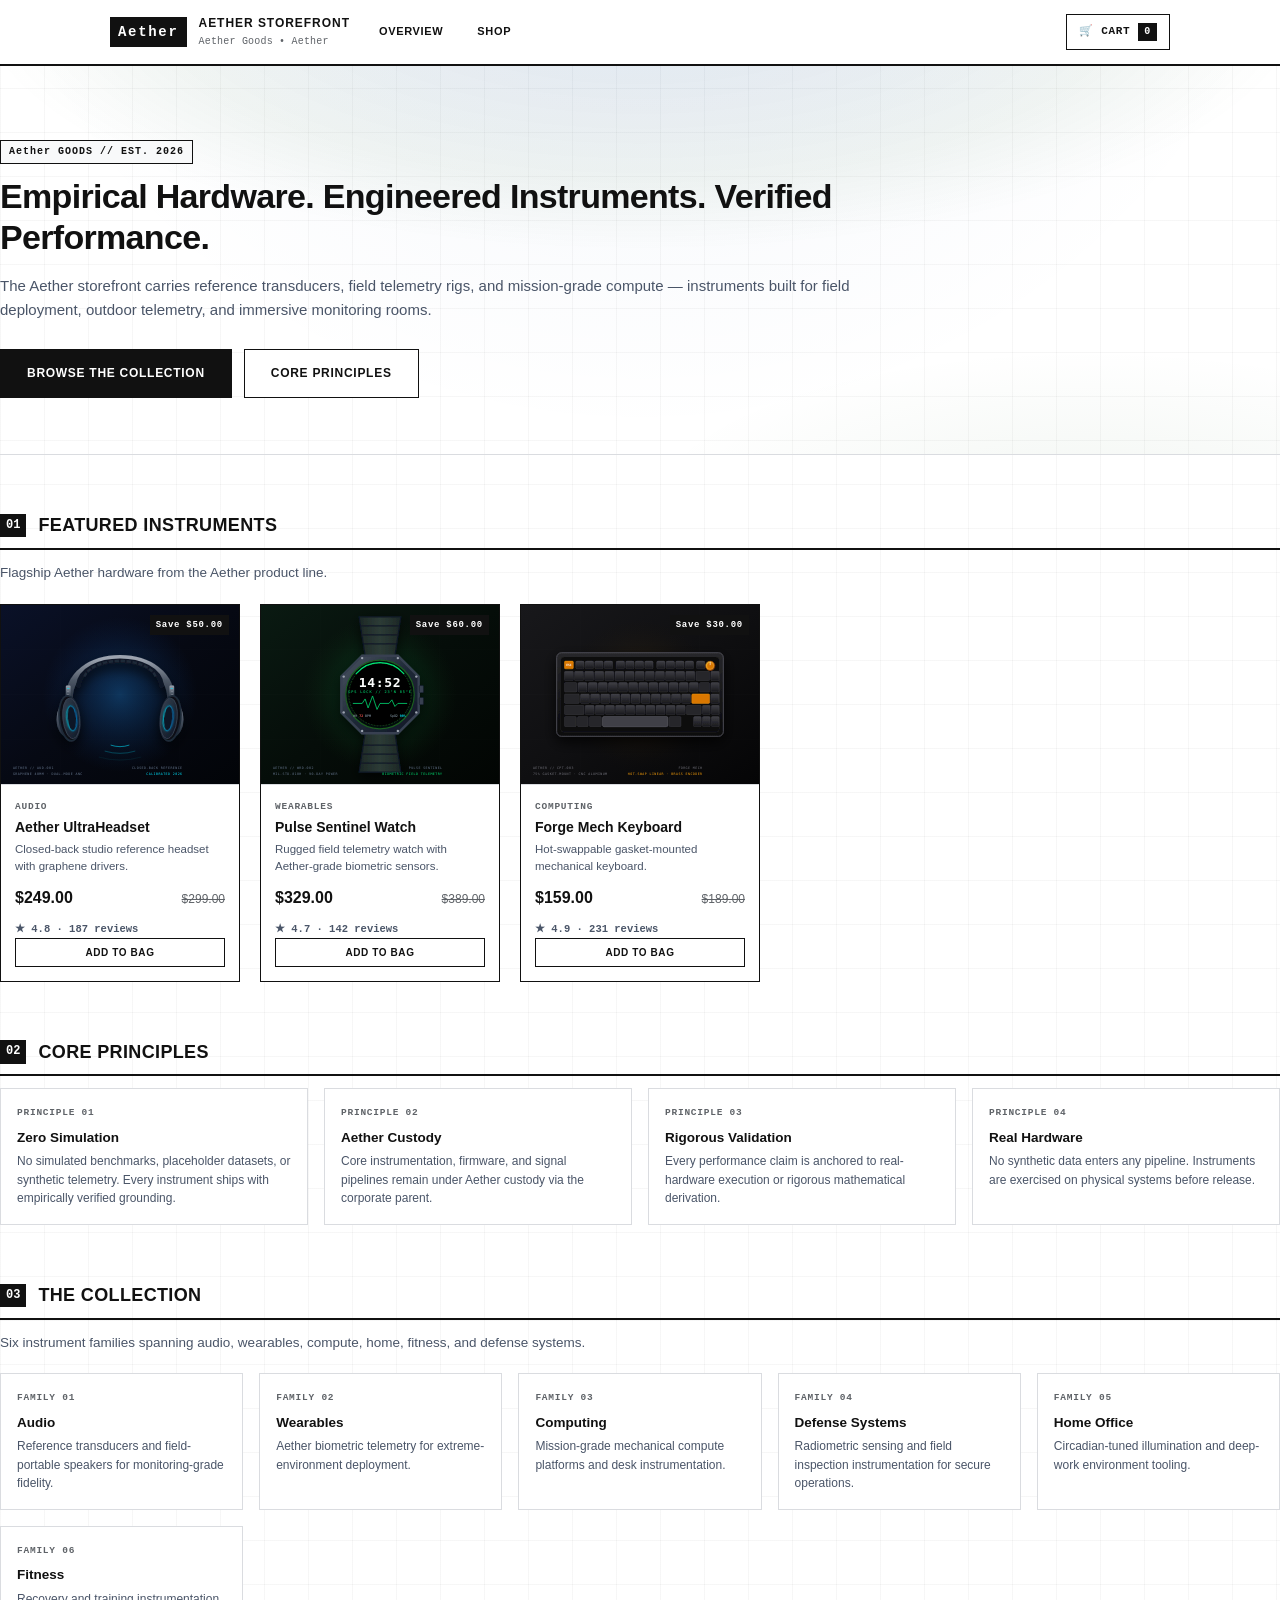
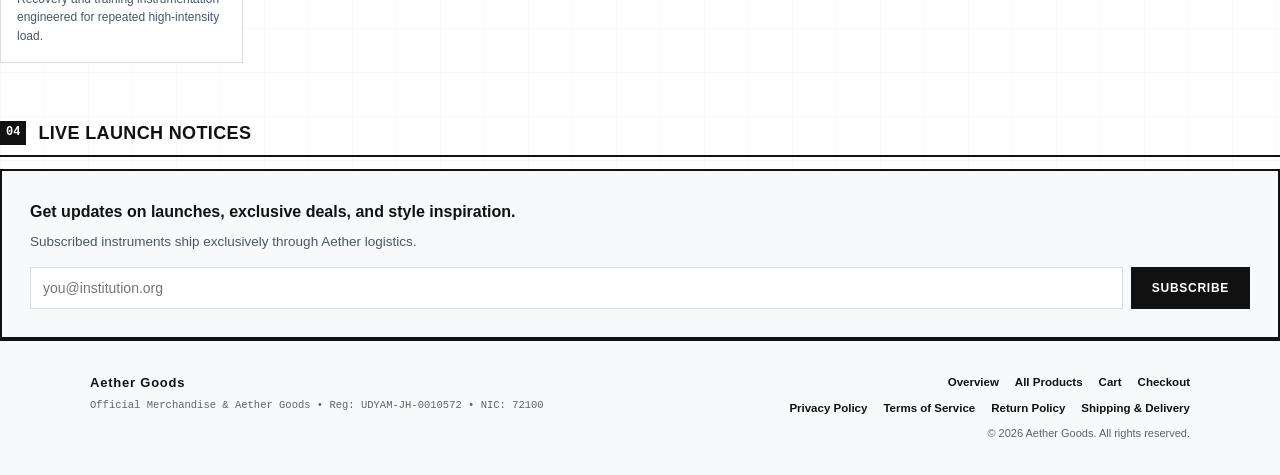
<file: index.html>
<!DOCTYPE html>
<html lang="en">
<head>
  <meta charset="UTF-8">
  <meta name="viewport" content="width=device-width, initial-scale=1.0">
  <title>Aether Storefront | Aether Goods</title>
  <meta name="description" content="Aether Goods — empirical hardware, engineered instruments, and verified performance from the Aether Storefront.">
  <link rel="stylesheet" href="css/style.css?v=3">
</head>
<body>

  <div id="site-header"></div>

  <main id="site-content">
    <section class="hero-section">
      <span class="terminal-badge">Aether GOODS // EST. 2026</span>
      <h1 class="hero-title">Empirical Hardware. Engineered Instruments. Verified Performance.</h1>
      <p class="hero-lead">
        The Aether storefront carries reference transducers, field telemetry rigs, and mission-grade compute — instruments built for field deployment, outdoor telemetry, and immersive monitoring rooms.
      </p>
      <div class="hero-actions">
        <a class="btn btn-primary btn-lg" href="products.html">Browse the Collection</a>
        <a class="btn btn-outline btn-lg" href="#principles">Core Principles</a>
      </div>
    </section>

    <section class="content-block">
      <div class="block-header">
        <span class="section-num">01</span>
        <h2>Featured Instruments</h2>
      </div>
      <p class="section-intro">Flagship Aether hardware from the Aether product line.</p>
      <div class="grid-products" id="featured-grid"></div>
    </section>

    <section class="content-block" id="principles">
      <div class="block-header">
        <span class="section-num">02</span>
        <h2>Core Principles</h2>
      </div>
      <div class="grid-4">
        <div class="feature-cell reveal">
          <div class="feature-label">PRINCIPLE 01</div>
          <div class="feature-title">Zero Simulation</div>
          <div class="feature-text">No simulated benchmarks, placeholder datasets, or synthetic telemetry. Every instrument ships with empirically verified grounding.</div>
        </div>
        <div class="feature-cell reveal">
          <div class="feature-label">PRINCIPLE 02</div>
          <div class="feature-title">Aether Custody</div>
          <div class="feature-text">Core instrumentation, firmware, and signal pipelines remain under Aether custody via the corporate parent.</div>
        </div>
        <div class="feature-cell reveal">
          <div class="feature-label">PRINCIPLE 03</div>
          <div class="feature-title">Rigorous Validation</div>
          <div class="feature-text">Every performance claim is anchored to real-hardware execution or rigorous mathematical derivation.</div>
        </div>
        <div class="feature-cell reveal">
          <div class="feature-label">PRINCIPLE 04</div>
          <div class="feature-title">Real Hardware</div>
          <div class="feature-text">No synthetic data enters any pipeline. Instruments are exercised on physical systems before release.</div>
        </div>
      </div>
    </section>

    <section class="content-block">
      <div class="block-header">
        <span class="section-num">03</span>
        <h2>The Collection</h2>
      </div>
      <p class="section-intro">Six instrument families spanning audio, wearables, compute, home, fitness, and defense systems.</p>
      <div class="grid-4">
        <a class="feature-cell reveal" href="products.html?cat=Audio">
          <div class="feature-label">FAMILY 01</div>
          <div class="feature-title">Audio</div>
          <div class="feature-text">Reference transducers and field-portable speakers for monitoring-grade fidelity.</div>
        </a>
        <a class="feature-cell reveal" href="products.html?cat=Wearables">
          <div class="feature-label">FAMILY 02</div>
          <div class="feature-title">Wearables</div>
          <div class="feature-text">Aether biometric telemetry for extreme-environment deployment.</div>
        </a>
        <a class="feature-cell reveal" href="products.html?cat=Computing">
          <div class="feature-label">FAMILY 03</div>
          <div class="feature-title">Computing</div>
          <div class="feature-text">Mission-grade mechanical compute platforms and desk instrumentation.</div>
        </a>
        <a class="feature-cell reveal" href="products.html?cat=Defense Systems">
          <div class="feature-label">FAMILY 04</div>
          <div class="feature-title">Defense Systems</div>
          <div class="feature-text">Radiometric sensing and field inspection instrumentation for secure operations.</div>
        </a>
        <a class="feature-cell reveal" href="products.html?cat=Home Office">
          <div class="feature-label">FAMILY 05</div>
          <div class="feature-title">Home Office</div>
          <div class="feature-text">Circadian-tuned illumination and deep-work environment tooling.</div>
        </a>
        <a class="feature-cell reveal" href="products.html?cat=Fitness">
          <div class="feature-label">FAMILY 06</div>
          <div class="feature-title">Fitness</div>
          <div class="feature-text">Recovery and training instrumentation engineered for repeated high-intensity load.</div>
        </a>
      </div>
    </section>

    <section class="content-block">
      <div class="block-header">
        <span class="section-num">04</span>
        <h2>Live Launch Notices</h2>
      </div>
      <div class="newsletter-box">
        <div class="feature-title" style="font-size:16px;font-weight:800;margin-bottom:6px;">Get updates on launches, exclusive deals, and style inspiration.</div>
        <p class="section-intro" style="margin-bottom:0;">Subscribed instruments ship exclusively through Aether logistics.</p>
        <form class="newsletter-form" id="newsletter-form">
          <input type="email" id="newsletter-email" placeholder="you@institution.org" autocomplete="email" />
          <button type="submit" class="btn btn-primary">Subscribe</button>
        </form>
      </div>
    </section>
  </main>

  <div id="site-footer"></div>

  <div class="toast-container" id="toast-container"></div>

  <script src="js/data.js?v=3"></script>
  <script src="js/store.js?v=3"></script>
  <script src="js/ui.js?v=3"></script>
  <script src="js/shop.js?v=3"></script>
  <script>
    window.aetherInitUI();
    window.aetherInitStorefront();
  </script>
</body>
</html>
</file>
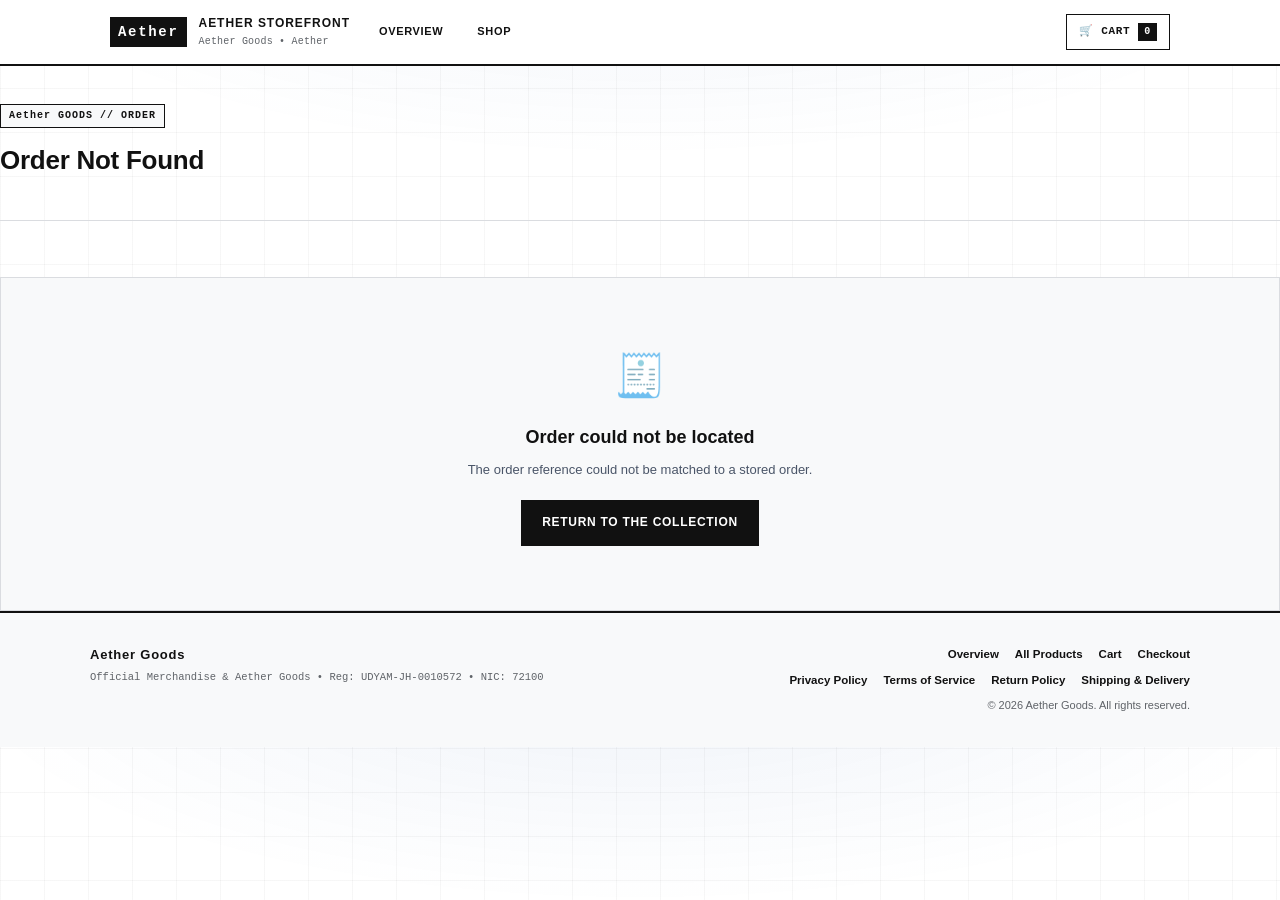
<file: confirmation.html>
<!DOCTYPE html>
<html lang="en">
<head>
  <meta charset="UTF-8">
  <meta name="viewport" content="width=device-width, initial-scale=1.0">
  <title>Order Confirmation | Aether Storefront</title>
  <meta name="description" content="Aether Goods order confirmation.">
  <link rel="stylesheet" href="css/style.css?v=3">
</head>
<body>

  <div id="site-header"></div>

  <main id="site-content"></main>

  <div id="site-footer"></div>
  <div class="toast-container" id="toast-container"></div>

  <script src="js/data.js?v=3"></script>
  <script src="js/store.js?v=3"></script>
  <script src="js/ui.js?v=3"></script>
  <script src="js/confirmation.js?v=3"></script>
  <script>
    window.aetherInitUI();
    window.aetherInitConfirmation();
  </script>
</body>
</html>
</file>
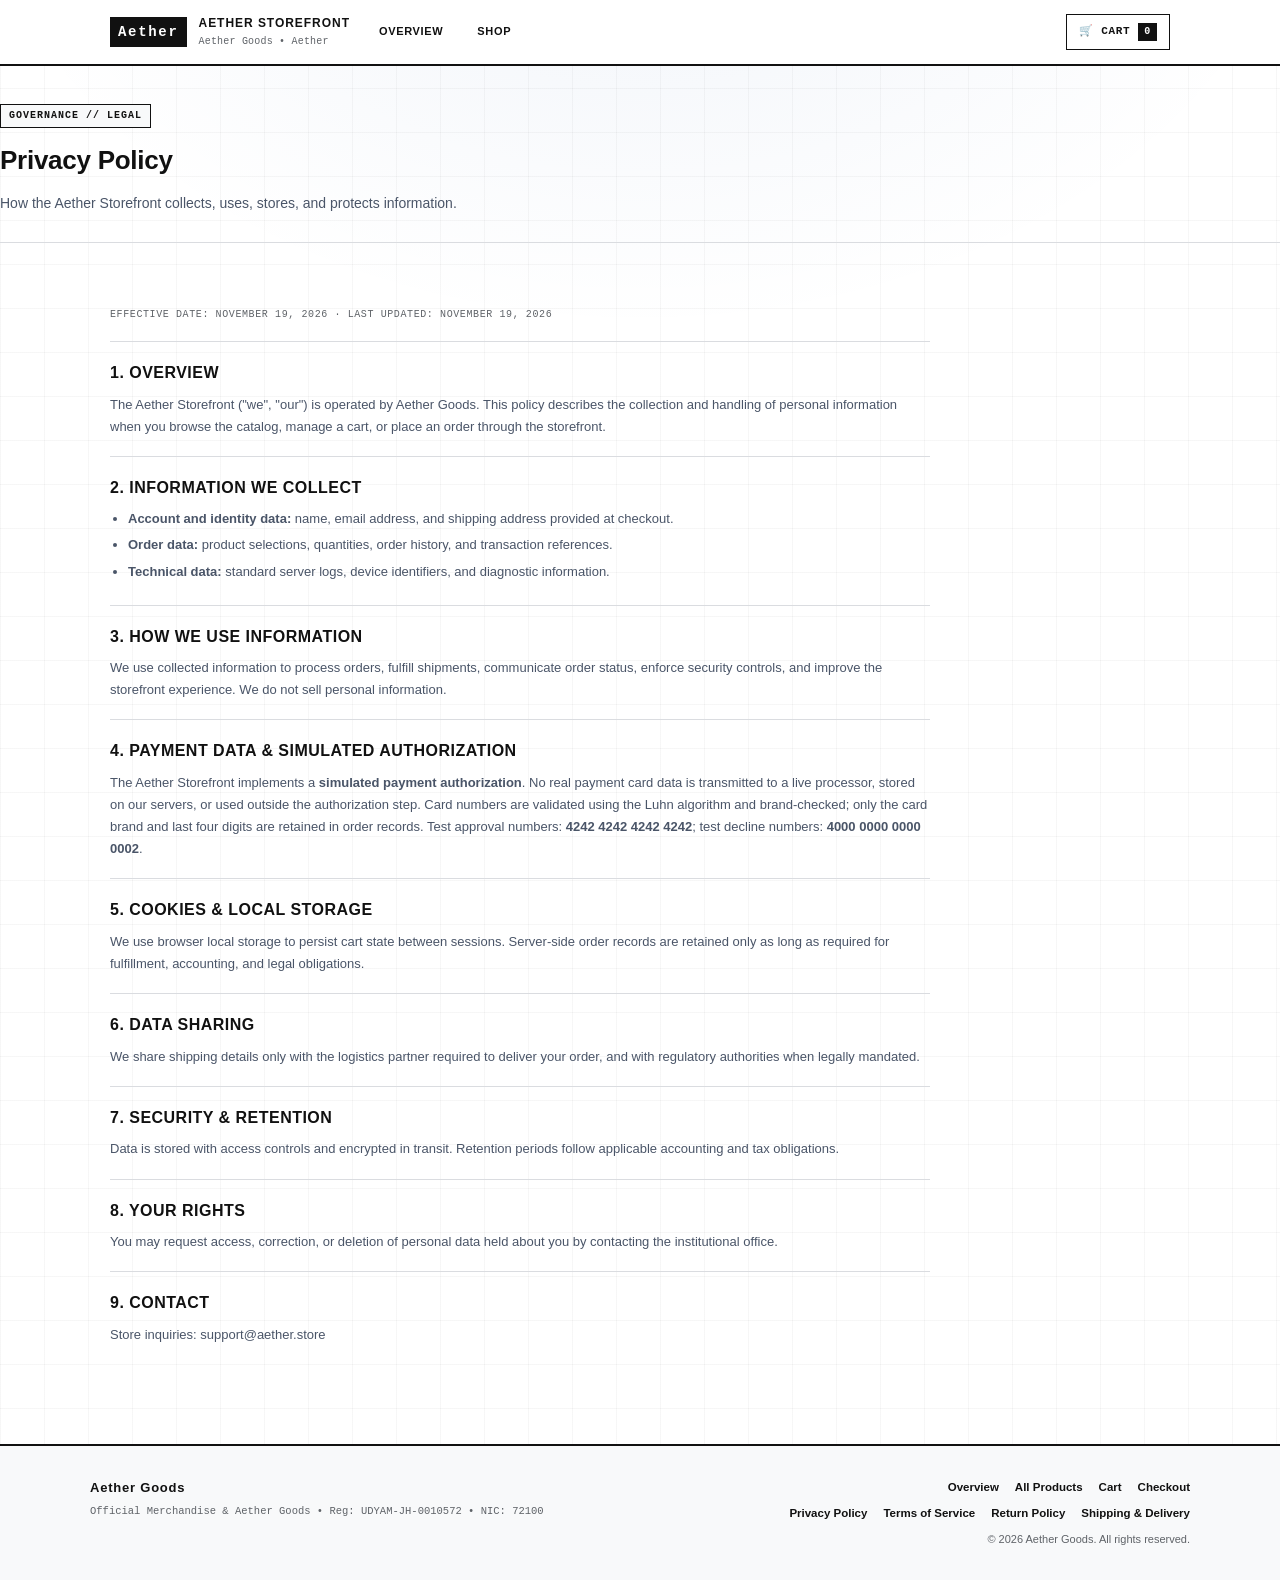
<file: privacy.html>
<!DOCTYPE html>
<html lang="en">
<head>
  <meta charset="UTF-8">
  <meta name="viewport" content="width=device-width, initial-scale=1.0">
  <title>Privacy Policy | Aether Storefront</title>
  <meta name="description" content="Aether Storefront privacy policy — data collection, payment simulation, retention, and user rights.">
  <link rel="stylesheet" href="css/style.css">
</head>
<body>

  <div id="site-header"></div>

  <main id="site-content">
    <div class="page-header">
      <span class="terminal-badge">GOVERNANCE // LEGAL</span>
      <h1 class="page-title">Privacy Policy</h1>
      <p class="page-lead">How the Aether Storefront collects, uses, stores, and protects information.</p>
    </div>
    <div class="container">
      <div class="policy-content">
        <div class="policy-meta">Effective Date: November 19, 2026 &middot; Last Updated: November 19, 2026</div>

        <div class="policy-section">
          <h2>1. Overview</h2>
          <p>The Aether Storefront ("we", "our") is operated by Aether Goods. This policy describes the collection and handling of personal information when you browse the catalog, manage a cart, or place an order through the storefront.</p>
        </div>

        <div class="policy-section">
          <h2>2. Information We Collect</h2>
          <ul>
            <li><strong>Account and identity data:</strong> name, email address, and shipping address provided at checkout.</li>
            <li><strong>Order data:</strong> product selections, quantities, order history, and transaction references.</li>
            <li><strong>Technical data:</strong> standard server logs, device identifiers, and diagnostic information.</li>
          </ul>
        </div>

        <div class="policy-section">
          <h2>3. How We Use Information</h2>
          <p>We use collected information to process orders, fulfill shipments, communicate order status, enforce security controls, and improve the storefront experience. We do not sell personal information.</p>
        </div>

        <div class="policy-section">
          <h2>4. Payment Data &amp; Simulated Authorization</h2>
          <p>The Aether Storefront implements a <strong>simulated payment authorization</strong>. No real payment card data is transmitted to a live processor, stored on our servers, or used outside the authorization step. Card numbers are validated using the Luhn algorithm and brand-checked; only the card brand and last four digits are retained in order records. Test approval numbers: <strong>4242 4242 4242 4242</strong>; test decline numbers: <strong>4000 0000 0000 0002</strong>.</p>
        </div>

        <div class="policy-section">
          <h2>5. Cookies &amp; Local Storage</h2>
          <p>We use browser local storage to persist cart state between sessions. Server-side order records are retained only as long as required for fulfillment, accounting, and legal obligations.</p>
        </div>

        <div class="policy-section">
          <h2>6. Data Sharing</h2>
          <p>We share shipping details only with the logistics partner required to deliver your order, and with regulatory authorities when legally mandated.</p>
        </div>

        <div class="policy-section">
          <h2>7. Security &amp; Retention</h2>
          <p>Data is stored with access controls and encrypted in transit. Retention periods follow applicable accounting and tax obligations.</p>
        </div>

        <div class="policy-section">
          <h2>8. Your Rights</h2>
          <p>You may request access, correction, or deletion of personal data held about you by contacting the institutional office.</p>
        </div>

        <div class="policy-section">
          <h2>9. Contact</h2>
          <p>Store inquiries: <a href="mailto:support@aether.store">support@aether.store</a></p>
        </div>
      </div>
    </div>
  </main>

  <div id="site-footer"></div>
  <div class="toast-container" id="toast-container"></div>

  <script src="js/data.js"></script>
  <script src="js/store.js"></script>
  <script src="js/ui.js"></script>
  <script>
    window.aetherInitUI();
  </script>
</body>
</html>
</file>
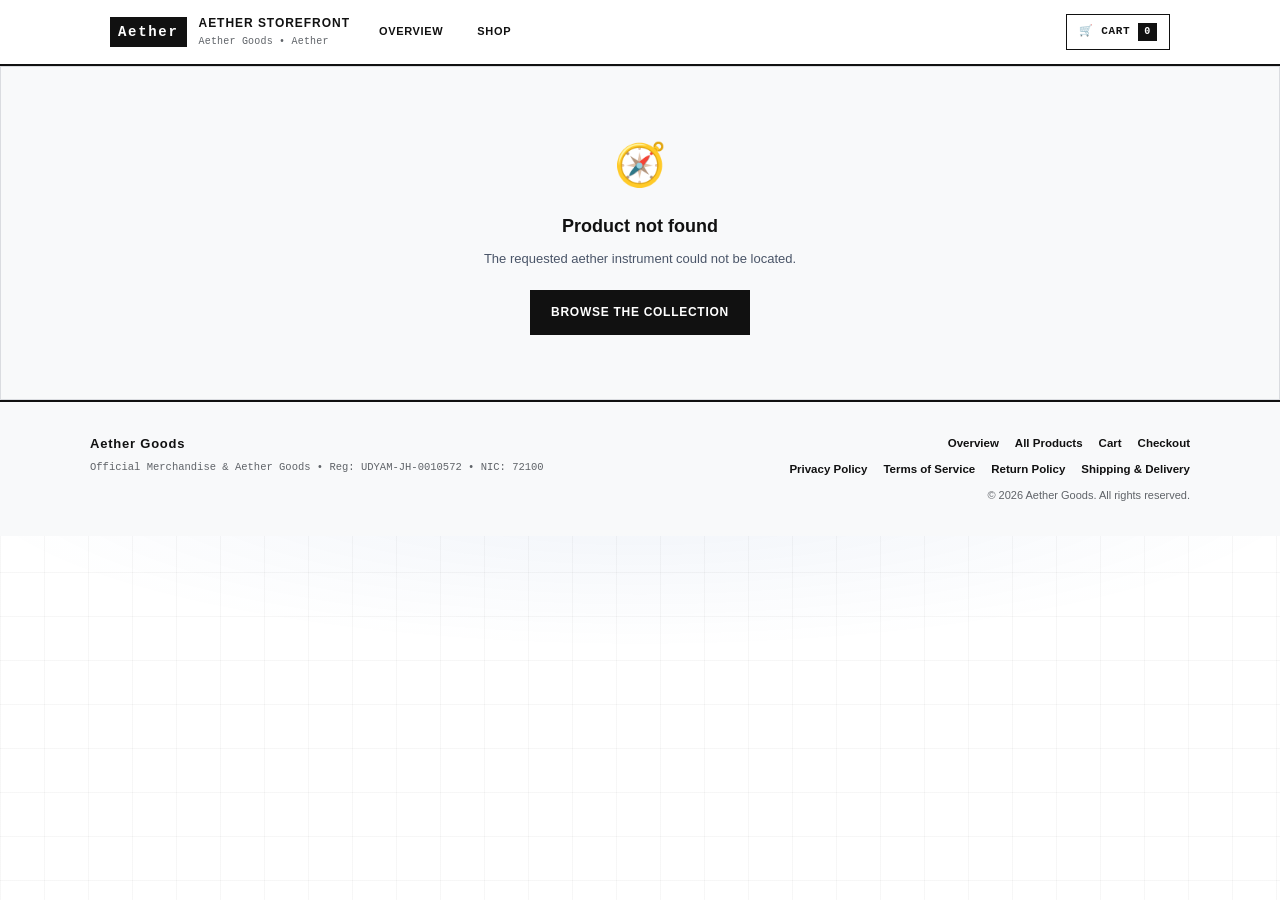
<file: product.html>
<!DOCTYPE html>
<html lang="en">
<head>
  <meta charset="UTF-8">
  <meta name="viewport" content="width=device-width, initial-scale=1.0">
  <title>Product | Aether Storefront</title>
  <meta name="description" content="Aether Goods product dossier.">
  <link rel="stylesheet" href="css/style.css?v=3">
</head>
<body>

  <div id="site-header"></div>

  <main id="site-content"></main>

  <div id="site-footer"></div>
  <div class="toast-container" id="toast-container"></div>

  <script src="js/data.js?v=3"></script>
  <script src="js/store.js?v=3"></script>
  <script src="js/ui.js?v=3"></script>
  <script src="js/shop.js?v=3"></script>
  <script src="js/product-page.js?v=3"></script>
  <script>
    window.aetherInitUI();
    window.aetherRenderProductPage();
  </script>
</body>
</html>
</file>
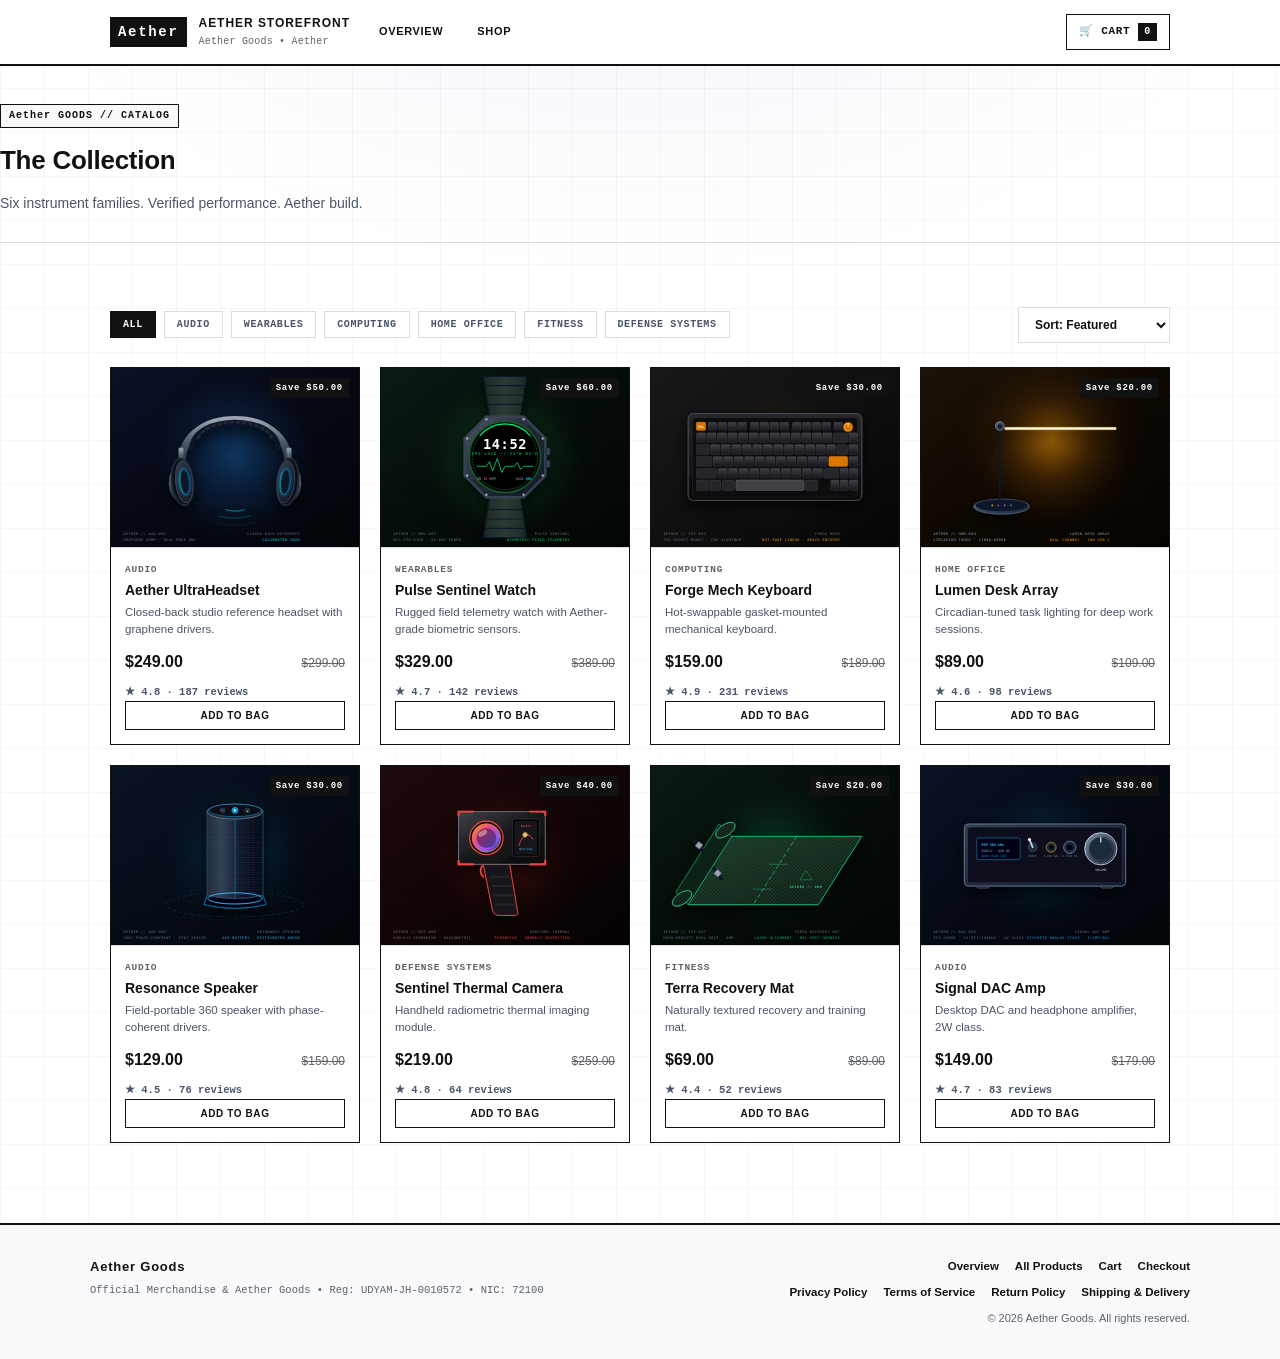
<file: products.html>
<!DOCTYPE html>
<html lang="en">
<head>
  <meta charset="UTF-8">
  <meta name="viewport" content="width=device-width, initial-scale=1.0">
  <title>The Collection | Aether Storefront</title>
  <meta name="description" content="The Aether Goods catalog — audio, wearables, computing, home office, fitness, and defense instruments.">
  <link rel="stylesheet" href="css/style.css?v=3">
</head>
<body>

  <div id="site-header"></div>

  <main id="site-content">
    <div class="page-header">
      <span class="terminal-badge">Aether GOODS // CATALOG</span>
      <h1 class="page-title">The Collection</h1>
      <p class="page-lead">Six instrument families. Verified performance. Aether build.</p>
    </div>
    <div class="container">
      <div class="shop-toolbar">
        <div class="category-filters" id="category-filters">
          <button class="chip active" data-cat="All">All</button>
          <button class="chip" data-cat="Audio">Audio</button>
          <button class="chip" data-cat="Wearables">Wearables</button>
          <button class="chip" data-cat="Computing">Computing</button>
          <button class="chip" data-cat="Home Office">Home Office</button>
          <button class="chip" data-cat="Fitness">Fitness</button>
          <button class="chip" data-cat="Defense Systems">Defense Systems</button>
        </div>
        <select class="sort-select" id="sort-select">
          <option value="featured">Sort: Featured</option>
          <option value="price-asc">Price: Low to High</option>
          <option value="price-desc">Price: High to Low</option>
          <option value="rating">Top Rated</option>
          <option value="name">Name A-Z</option>
        </select>
      </div>
      <div class="grid-products" id="shop-grid"></div>
    </div>
  </main>

  <div id="site-footer"></div>
  <div class="toast-container" id="toast-container"></div>

  <script src="js/data.js?v=3"></script>
  <script src="js/store.js?v=3"></script>
  <script src="js/ui.js?v=3"></script>
  <script src="js/shop.js?v=3"></script>
  <script>
    window.aetherInitUI();
    window.aetherInitShop();
  </script>
</body>
</html>
</file>
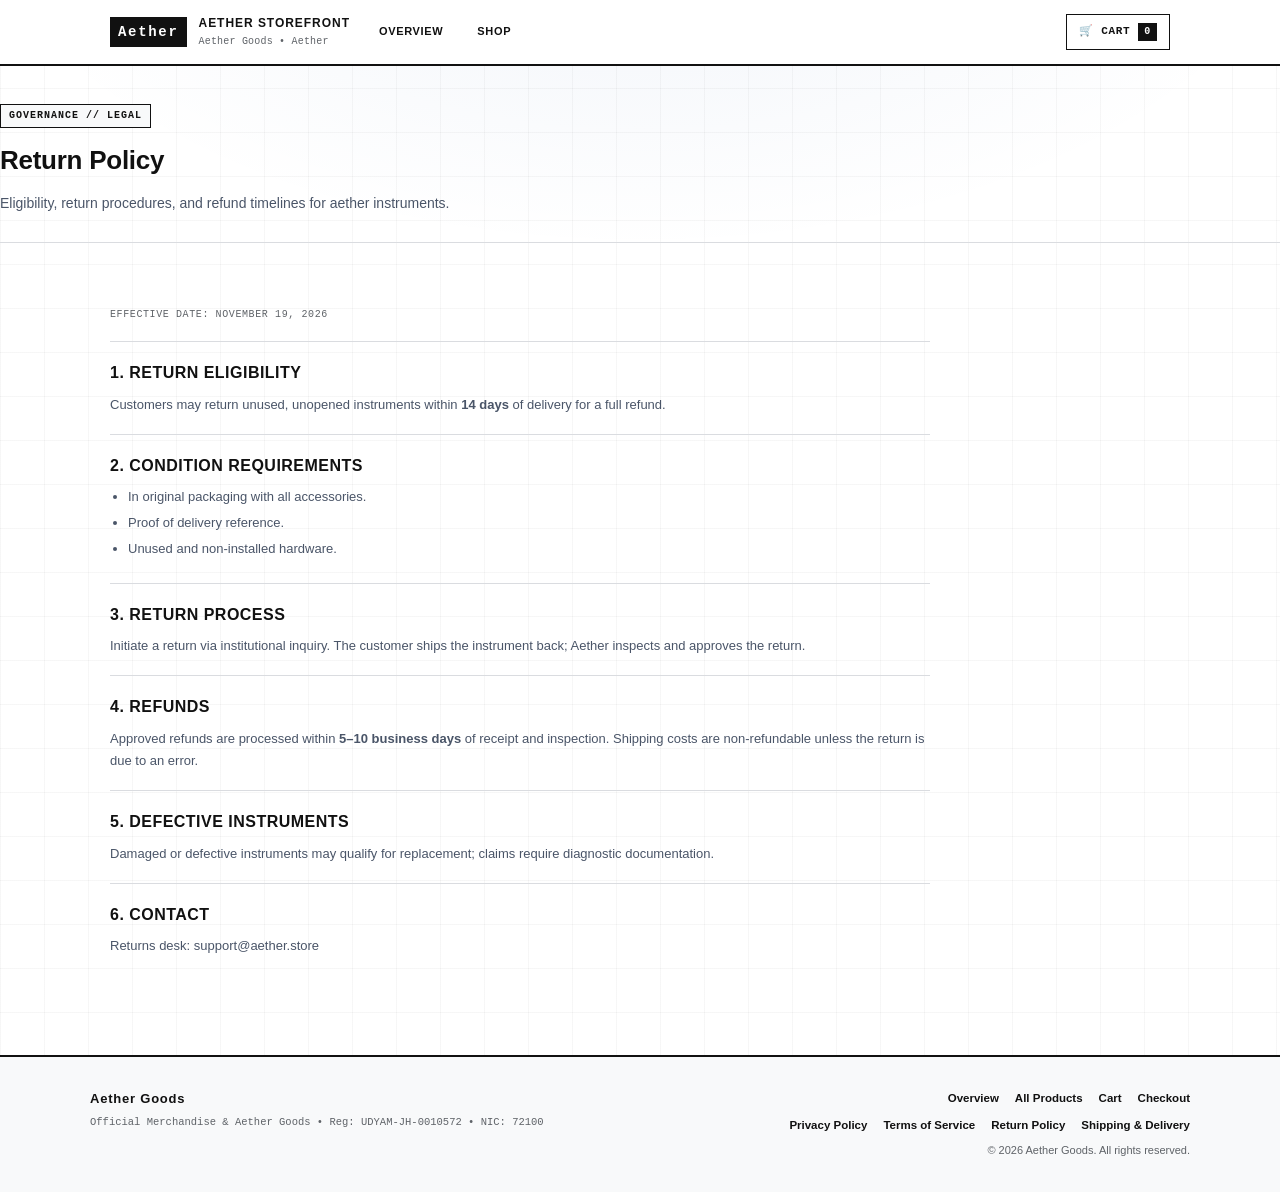
<file: returns.html>
<!DOCTYPE html>
<html lang="en">
<head>
  <meta charset="UTF-8">
  <meta name="viewport" content="width=device-width, initial-scale=1.0">
  <title>Return Policy | Aether Storefront</title>
  <meta name="description" content="Aether Goods return policy and refund procedure.">
  <link rel="stylesheet" href="css/style.css">
</head>
<body>

  <div id="site-header"></div>

  <main id="site-content">
    <div class="page-header">
      <span class="terminal-badge">GOVERNANCE // LEGAL</span>
      <h1 class="page-title">Return Policy</h1>
      <p class="page-lead">Eligibility, return procedures, and refund timelines for aether instruments.</p>
    </div>
    <div class="container">
      <div class="policy-content">
        <div class="policy-meta">Effective Date: November 19, 2026</div>

        <div class="policy-section">
          <h2>1. Return Eligibility</h2>
          <p>Customers may return unused, unopened instruments within <strong>14 days</strong> of delivery for a full refund.</p>
        </div>

        <div class="policy-section">
          <h2>2. Condition Requirements</h2>
          <ul>
            <li>In original packaging with all accessories.</li>
            <li>Proof of delivery reference.</li>
            <li>Unused and non-installed hardware.</li>
          </ul>
        </div>

        <div class="policy-section">
          <h2>3. Return Process</h2>
          <p>Initiate a return via institutional inquiry. The customer ships the instrument back; Aether inspects and approves the return.</p>
        </div>

        <div class="policy-section">
          <h2>4. Refunds</h2>
          <p>Approved refunds are processed within <strong>5–10 business days</strong> of receipt and inspection. Shipping costs are non-refundable unless the return is due to an error.</p>
        </div>

        <div class="policy-section">
          <h2>5. Defective Instruments</h2>
          <p>Damaged or defective instruments may qualify for replacement; claims require diagnostic documentation.</p>
        </div>

        <div class="policy-section">
          <h2>6. Contact</h2>
          <p>Returns desk: <a href="mailto:support@aether.store">support@aether.store</a></p>
        </div>
      </div>
    </div>
  </main>

  <div id="site-footer"></div>
  <div class="toast-container" id="toast-container"></div>

  <script src="js/data.js"></script>
  <script src="js/store.js"></script>
  <script src="js/ui.js"></script>
  <script>
    window.aetherInitUI();
  </script>
</body>
</html>
</file>
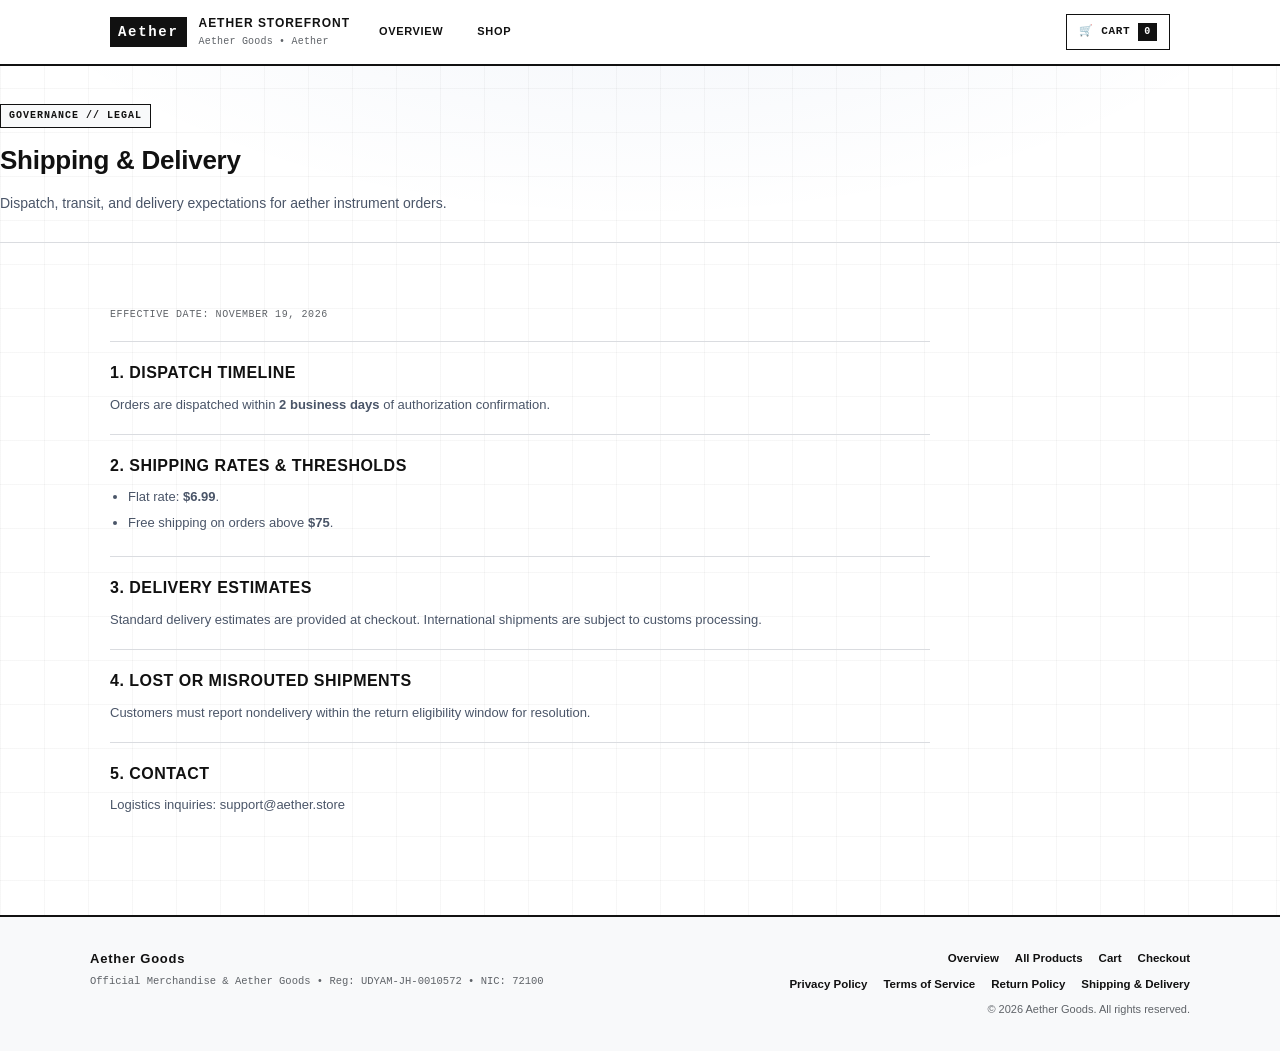
<file: shipping.html>
<!DOCTYPE html>
<html lang="en">
<head>
  <meta charset="UTF-8">
  <meta name="viewport" content="width=device-width, initial-scale=1.0">
  <title>Shipping &amp; Delivery | Aether Storefront</title>
  <meta name="description" content="Aether Goods shipping rates and delivery timelines.">
  <link rel="stylesheet" href="css/style.css">
</head>
<body>

  <div id="site-header"></div>

  <main id="site-content">
    <div class="page-header">
      <span class="terminal-badge">GOVERNANCE // LEGAL</span>
      <h1 class="page-title">Shipping &amp; Delivery</h1>
      <p class="page-lead">Dispatch, transit, and delivery expectations for aether instrument orders.</p>
    </div>
    <div class="container">
      <div class="policy-content">
        <div class="policy-meta">Effective Date: November 19, 2026</div>

        <div class="policy-section">
          <h2>1. Dispatch Timeline</h2>
          <p>Orders are dispatched within <strong>2 business days</strong> of authorization confirmation.</p>
        </div>

        <div class="policy-section">
          <h2>2. Shipping Rates &amp; Thresholds</h2>
          <ul>
            <li>Flat rate: <strong>$6.99</strong>.</li>
            <li>Free shipping on orders above <strong>$75</strong>.</li>
          </ul>
        </div>

        <div class="policy-section">
          <h2>3. Delivery Estimates</h2>
          <p>Standard delivery estimates are provided at checkout. International shipments are subject to customs processing.</p>
        </div>

        <div class="policy-section">
          <h2>4. Lost or Misrouted Shipments</h2>
          <p>Customers must report nondelivery within the return eligibility window for resolution.</p>
        </div>

        <div class="policy-section">
          <h2>5. Contact</h2>
          <p>Logistics inquiries: <a href="mailto:support@aether.store">support@aether.store</a></p>
        </div>
      </div>
    </div>
  </main>

  <div id="site-footer"></div>
  <div class="toast-container" id="toast-container"></div>

  <script src="js/data.js"></script>
  <script src="js/store.js"></script>
  <script src="js/ui.js"></script>
  <script>
    window.aetherInitUI();
  </script>
</body>
</html>
</file>
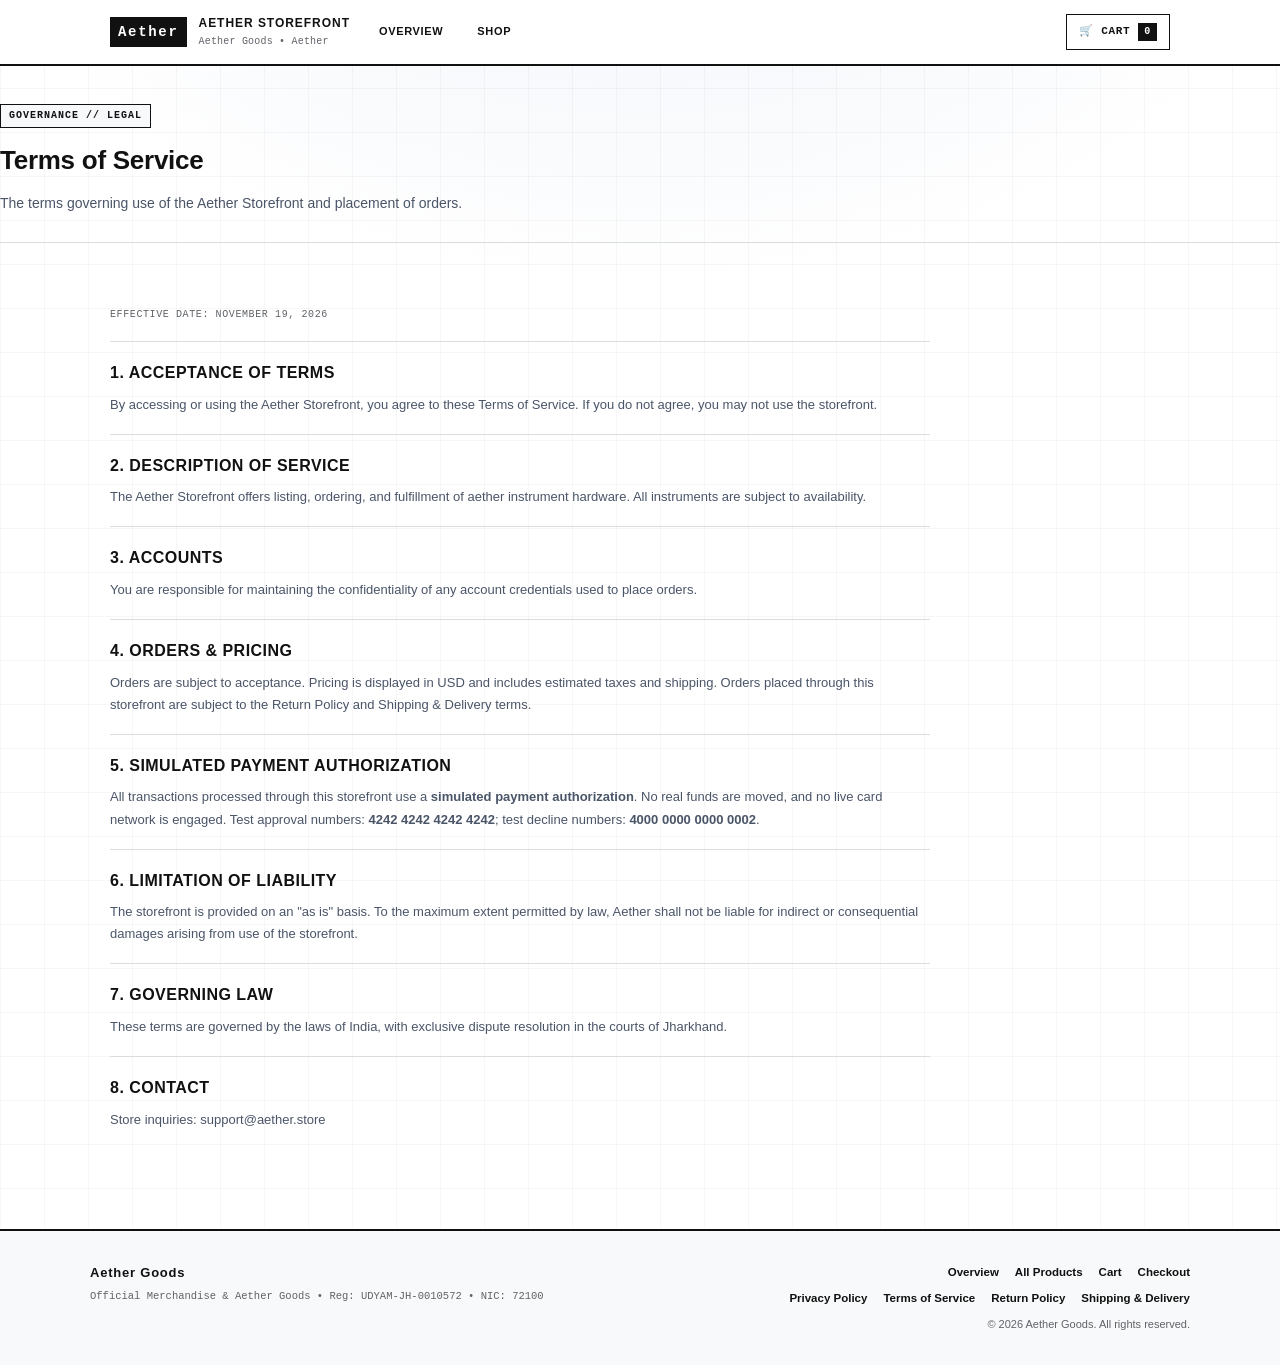
<file: terms.html>
<!DOCTYPE html>
<html lang="en">
<head>
  <meta charset="UTF-8">
  <meta name="viewport" content="width=device-width, initial-scale=1.0">
  <title>Terms of Service | Aether Storefront</title>
  <meta name="description" content="Aether Storefront terms of service — orders, simulated payments, liability, and governing terms.">
  <link rel="stylesheet" href="css/style.css">
</head>
<body>

  <div id="site-header"></div>

  <main id="site-content">
    <div class="page-header">
      <span class="terminal-badge">GOVERNANCE // LEGAL</span>
      <h1 class="page-title">Terms of Service</h1>
      <p class="page-lead">The terms governing use of the Aether Storefront and placement of orders.</p>
    </div>
    <div class="container">
      <div class="policy-content">
        <div class="policy-meta">Effective Date: November 19, 2026</div>

        <div class="policy-section">
          <h2>1. Acceptance of Terms</h2>
          <p>By accessing or using the Aether Storefront, you agree to these Terms of Service. If you do not agree, you may not use the storefront.</p>
        </div>

        <div class="policy-section">
          <h2>2. Description of Service</h2>
          <p>The Aether Storefront offers listing, ordering, and fulfillment of aether instrument hardware. All instruments are subject to availability.</p>
        </div>

        <div class="policy-section">
          <h2>3. Accounts</h2>
          <p>You are responsible for maintaining the confidentiality of any account credentials used to place orders.</p>
        </div>

        <div class="policy-section">
          <h2>4. Orders &amp; Pricing</h2>
          <p>Orders are subject to acceptance. Pricing is displayed in USD and includes estimated taxes and shipping. Orders placed through this storefront are subject to the <a href="returns.html">Return Policy</a> and <a href="shipping.html">Shipping &amp; Delivery</a> terms.</p>
        </div>

        <div class="policy-section">
          <h2>5. Simulated Payment Authorization</h2>
          <p>All transactions processed through this storefront use a <strong>simulated payment authorization</strong>. No real funds are moved, and no live card network is engaged. Test approval numbers: <strong>4242 4242 4242 4242</strong>; test decline numbers: <strong>4000 0000 0000 0002</strong>.</p>
        </div>

        <div class="policy-section">
          <h2>6. Limitation of Liability</h2>
          <p>The storefront is provided on an "as is" basis. To the maximum extent permitted by law, Aether shall not be liable for indirect or consequential damages arising from use of the storefront.</p>
        </div>

        <div class="policy-section">
          <h2>7. Governing Law</h2>
          <p>These terms are governed by the laws of India, with exclusive dispute resolution in the courts of Jharkhand.</p>
        </div>

        <div class="policy-section">
          <h2>8. Contact</h2>
          <p>Store inquiries: <a href="mailto:support@aether.store">support@aether.store</a></p>
        </div>
      </div>
    </div>
  </main>

  <div id="site-footer"></div>
  <div class="toast-container" id="toast-container"></div>

  <script src="js/data.js"></script>
  <script src="js/store.js"></script>
  <script src="js/ui.js"></script>
  <script>
    window.aetherInitUI();
  </script>
</body>
</html>
</file>
<file: css/style.css>
/* ==========================================================================
   Aether Goods - STOREFRONT STYLESHEET
   High-Contrast Scientific Terminal System — adapted for Aether Goods
   ========================================================================== */

:root {
  --bg-primary: #ffffff;
  --bg-secondary: #f8f9fa;
  --bg-tertiary: #f1f3f4;
  --text-main: #111111;
  --text-secondary: #4a5568;
  --text-muted: #5f6368;
  --border-dark: #111111;
  --border-light: #dadce0;
  --accent-blue: #0d47a1;
  --accent-green: #1b5e20;
  --font-sans: -apple-system, BlinkMacSystemFont, "Segoe UI", Roboto, Helvetica, Arial, sans-serif;
  --font-mono: "JetBrains Mono", "Roboto Mono", "Courier New", Courier, monospace;
}

*, *::before, *::after { box-sizing: border-box; margin: 0; padding: 0; }

body {
  background-color: var(--bg-primary);
  background-image:
    radial-gradient(ellipse 90% 55% at 50% -12%, rgba(13, 71, 161, 0.07), transparent 60%),
    linear-gradient(rgba(17, 17, 17, 0.035) 1px, transparent 1px),
    linear-gradient(90deg, rgba(17, 17, 17, 0.035) 1px, transparent 1px);
  background-size: auto, 44px 44px, 44px 44px;
  color: var(--text-main);
  font-family: var(--font-sans);
  font-size: 14px;
  line-height: 1.6;
  -webkit-font-smoothing: antialiased;
}

a { color: inherit; text-decoration: none; }
img { max-width: 100%; display: block; }
button { font-family: inherit; }

.container { max-width: 1100px; margin: 0 auto; padding: 32px 20px 80px 20px; }
.font-mono { font-family: var(--font-mono); }

/* ---------- Header / Nav ---------- */
.top-nav { border-bottom: 2px solid var(--border-dark); background-color: var(--bg-primary); position: sticky; top: 0; z-index: 100; }
.nav-inner { max-width: 1100px; margin: 0 auto; padding: 14px 20px; display: flex; justify-content: space-between; align-items: center; flex-wrap: wrap; gap: 16px; }
.brand-group { display: flex; align-items: center; gap: 12px; }
.brand-link { display: inline-flex; }
.brand-mark { background-color: var(--border-dark); color: #ffffff; font-family: var(--font-mono); font-weight: 800; font-size: 14px; padding: 4px 8px; letter-spacing: 0.12em; display: inline-block; }
.brand-meta { display: flex; flex-direction: column; }
.brand-title { font-size: 12px; font-weight: 800; letter-spacing: 0.08em; text-transform: uppercase; }
.brand-sub { font-size: 10px; color: var(--text-muted); font-family: var(--font-mono); letter-spacing: 0.02em; }
.nav-links { display: flex; gap: 8px; flex-wrap: wrap; }
.nav-links a { font-size: 11px; font-weight: 700; letter-spacing: 0.06em; text-transform: uppercase; padding: 6px 12px; border: 1px solid transparent; transition: all 0.15s ease; }
.nav-links a:hover { border-color: var(--border-dark); background-color: var(--bg-secondary); }
.nav-links a.active { background-color: var(--border-dark); color: #ffffff; border-color: var(--border-dark); }
.nav-actions { margin-left: auto; display: flex; align-items: center; gap: 8px; }
.nav-toggle { display: none; background-color: #ffffff; color: var(--text-main); border: 1px solid var(--border-dark); font-size: 12px; line-height: 1; padding: 9px 11px; cursor: pointer; }
.cart-btn { display: inline-flex; align-items: center; gap: 8px; font-family: var(--font-mono); font-size: 11px; font-weight: 700; letter-spacing: 0.06em; text-transform: uppercase; padding: 8px 12px; background-color: #ffffff; border: 1px solid var(--border-dark); color: var(--text-main); transition: all 0.15s ease; }
.cart-btn:hover { background-color: var(--border-dark); color: #ffffff; }
.cart-count { font-family: var(--font-mono); font-size: 10px; font-weight: 800; background-color: var(--border-dark); color: #ffffff; padding: 1px 6px; }
.cart-count.bump { animation: aether-bump 0.32s ease; }

/* ---------- Terminal badges / headings ---------- */
.terminal-badge { display: inline-block; font-family: var(--font-mono); font-size: 10px; font-weight: 700; letter-spacing: 0.1em; padding: 3px 8px; background-color: var(--bg-secondary); border: 1px solid var(--border-dark); margin-bottom: 12px; }
.page-header { padding: 36px 0 28px 0; border-bottom: 1px solid var(--border-light); margin-bottom: 32px; }
.page-title { font-size: 26px; font-weight: 800; letter-spacing: -0.01em; margin-bottom: 10px; }
.page-lead { font-size: 14px; color: var(--text-secondary); max-width: 800px; }
.content-block { margin-top: 56px; }
.block-header { display: flex; align-items: center; gap: 12px; margin-bottom: 12px; border-bottom: 2px solid var(--border-dark); padding-bottom: 8px; }
.section-num { font-family: var(--font-mono); font-size: 12px; font-weight: 800; background-color: var(--border-dark); color: #ffffff; padding: 2px 6px; }
.block-header h2 { font-size: 18px; font-weight: 800; letter-spacing: 0.02em; text-transform: uppercase; }
.section-intro { font-size: 13.5px; color: var(--text-secondary); margin-bottom: 20px; max-width: 850px; }

/* ---------- Hero ---------- */
.hero-section { padding: 72px 0 56px 0; border-bottom: 1px solid var(--border-light); background: radial-gradient(ellipse 70% 90% at 50% -20%, rgba(13, 71, 161, 0.10), rgba(27, 94, 32, 0.05) 55%, transparent 75%), radial-gradient(ellipse 50% 60% at 85% 115%, rgba(27, 94, 32, 0.06), transparent 70%); position: relative; overflow: hidden; }
.hero-eyebrow { margin-bottom: 16px; animation: aether-rise 0.55s ease both; }
.hero-title { font-size: 34px; font-weight: 800; line-height: 1.2; letter-spacing: -0.02em; margin-bottom: 16px; max-width: 920px; animation: aether-rise 0.55s ease 0.15s both; }
.hero-lead { font-size: 15px; line-height: 1.65; color: var(--text-secondary); max-width: 860px; margin-bottom: 26px; animation: aether-rise 0.55s ease 0.28s both; }
.hero-actions { display: flex; gap: 12px; flex-wrap: wrap; animation: aether-rise 0.55s ease 0.42s both; }

/* ---------- Buttons ---------- */
.btn { display: inline-flex; align-items: center; justify-content: center; gap: 8px; font-size: 12px; font-weight: 800; letter-spacing: 0.06em; text-transform: uppercase; padding: 12px 20px; background-color: #ffffff; color: var(--text-main); border: 1px solid var(--border-dark); cursor: pointer; transition: all 0.15s ease; position: relative; overflow: hidden; }
.btn::after { content: ""; position: absolute; top: 0; left: -90%; width: 55%; height: 100%; background: linear-gradient(100deg, transparent, rgba(255, 255, 255, 0.45), transparent); transform: skewX(-20deg); transition: left 0.55s ease; pointer-events: none; }
.btn:hover { background-color: var(--border-dark); color: #ffffff; }
.btn:hover::after { left: 140%; }
.btn:disabled { opacity: 0.6; cursor: not-allowed; }
.btn-primary { background-color: var(--border-dark); color: #ffffff; }
.btn-primary:hover { background-color: #2a2a2a; color: #ffffff; }
.btn-outline { background-color: #ffffff; }
.btn-lg { padding: 14px 26px; font-size: 12px; }
.btn-sm { padding: 8px 12px; font-size: 10px; }
.btn-block { width: 100%; }

/* ---------- Entrance animation ---------- */
@keyframes aether-rise { from { opacity: 0; transform: translateY(16px); } to { opacity: 1; transform: translateY(0); } }
@keyframes aether-pulse { 0%, 100% { box-shadow: 0 0 0 0 rgba(27, 94, 32, 0.45); } 55% { box-shadow: 0 0 0 7px rgba(27, 94, 32, 0); } }

/* ---------- Feature strip ---------- */
.grid-4 { display: grid; grid-template-columns: repeat(auto-fit, minmax(220px, 1fr)); gap: 16px; }
.feature-cell { border: 1px solid var(--border-light); padding: 16px; background-color: #ffffff; }
.feature-label { font-family: var(--font-mono); font-size: 9.5px; font-weight: 700; color: var(--text-muted); letter-spacing: 0.08em; margin-bottom: 6px; }
.feature-title { font-size: 13.5px; font-weight: 800; margin-bottom: 4px; }
.feature-text { font-size: 12px; color: var(--text-secondary); line-height: 1.55; }

/* ---------- Product cards / grid ---------- */
.grid-products { display: grid; grid-template-columns: repeat(auto-fill, minmax(240px, 1fr)); gap: 20px; }
.product-card { border: 1px solid var(--border-dark); background-color: #ffffff; display: flex; flex-direction: column; transition: transform 0.2s ease, box-shadow 0.15s ease; }
.product-card.aether-in { opacity: 1; transform: none; }
.product-card:hover { box-shadow: 0 14px 34px rgba(17, 17, 17, 0.18), 4px 4px 0px rgba(0, 0, 0, 0.9); translate: -2px -2px; }
.product-art { height: 180px; display: flex; align-items: center; justify-content: center; font-size: 64px; position: relative; border-bottom: 1px solid var(--border-light); overflow: hidden; }
.product-art .product-img { width: 100%; height: 100%; object-fit: cover; display: block; transition: transform 0.4s ease; }
.product-card:hover .product-art .product-img { transform: scale(1.06); }
.product-art .product-emoji { filter: drop-shadow(0 6px 12px rgba(0,0,0,0.35)); }
.product-save { position: absolute; top: 10px; right: 10px; font-family: var(--font-mono); font-size: 9px; font-weight: 800; background-color: var(--border-dark); color: #ffffff; padding: 3px 6px; letter-spacing: 0.08em; }
.product-body { padding: 14px; display: flex; flex-direction: column; flex: 1; }
.product-cat { font-family: var(--font-mono); font-size: 9.5px; font-weight: 700; color: var(--text-muted); letter-spacing: 0.08em; text-transform: uppercase; margin-bottom: 4px; }
.product-name { font-size: 14px; font-weight: 800; line-height: 1.35; margin-bottom: 4px; }
.product-tagline { font-size: 11.5px; color: var(--text-secondary); line-height: 1.5; margin-bottom: 10px; flex-grow: 1; }
.product-price-row { display: flex; align-items: baseline; justify-content: space-between; margin-bottom: 10px; }
.price { font-size: 16px; font-weight: 800; }
.price-old { font-size: 12px; color: var(--text-muted); text-decoration: line-through; font-weight: 400; margin-left: 8px; }
.product-rating { font-family: var(--font-mono); font-size: 10.5px; color: var(--text-secondary); font-weight: 700; }
.product-actions { display: flex; gap: 8px; }
.product-actions .btn { flex: 1; }

/* ---------- Shop toolbar ---------- */
.shop-toolbar { display: flex; justify-content: space-between; align-items: center; gap: 16px; flex-wrap: wrap; margin-bottom: 24px; }
.category-filters { display: flex; gap: 8px; flex-wrap: wrap; }
.chip { font-family: var(--font-mono); font-size: 10px; font-weight: 700; letter-spacing: 0.06em; text-transform: uppercase; padding: 7px 12px; background-color: #ffffff; border: 1px solid var(--border-light); color: var(--text-secondary); cursor: pointer; transition: all 0.15s ease; }
.chip:hover { border-color: var(--border-dark); color: var(--text-main); }
.chip.active { background-color: var(--border-dark); border-color: var(--border-dark); color: #ffffff; }
.sort-select { padding: 9px 12px; border: 1px solid var(--border-light); background-color: #ffffff; font-size: 12px; font-weight: 600; color: var(--text-main); cursor: pointer; }

/* ---------- Product detail ---------- */
.product-detail { display: grid; grid-template-columns: 1fr 1fr; gap: 40px; align-items: start; }
.product-art-lg { height: 340px; display: flex; align-items: center; justify-content: center; font-size: 130px; border: 2px solid var(--border-dark); position: relative; overflow: hidden; background-color: #050508; }
.product-art-lg .product-img-lg { width: 100%; height: 100%; object-fit: contain; display: block; }
.product-art-lg .product-emoji { filter: drop-shadow(0 14px 22px rgba(0,0,0,0.4)); }
.product-detail-info .product-cat { margin-bottom: 6px; }
.product-detail-info h1 { font-size: 26px; font-weight: 800; line-height: 1.25; margin-bottom: 8px; }
.product-detail-info .product-tagline-lg { font-size: 14px; color: var(--text-secondary); margin-bottom: 14px; }
.product-detail-price { display: flex; align-items: baseline; gap: 12px; margin-bottom: 18px; }
.product-detail-price .price { font-size: 28px; }
.product-detail-desc { font-size: 13.5px; color: var(--text-secondary); line-height: 1.7; margin-bottom: 18px; }
.feature-list { list-style: none; margin-bottom: 24px; }
.feature-list li { position: relative; padding-left: 22px; font-size: 13px; color: var(--text-main); margin-bottom: 8px; }
.feature-list li::before { content: "+"; position: absolute; left: 0; font-family: var(--font-mono); font-weight: 800; color: var(--accent-green); }
.buy-row { display: flex; gap: 12px; align-items: center; flex-wrap: wrap; margin-bottom: 18px; }
.qty-control { display: inline-flex; border: 1px solid var(--border-dark); }
.qty-control button { background-color: #ffffff; border: none; padding: 10px 14px; font-size: 14px; font-weight: 800; cursor: pointer; color: var(--text-main); }
.qty-control button:hover { background-color: var(--bg-secondary); }
.qty-control span { min-width: 42px; text-align: center; font-weight: 800; font-size: 13px; background-color: var(--bg-secondary); }

/* ---------- Alerts ---------- */
.alert { border: 1px solid var(--border-dark); padding: 12px 16px; margin-bottom: 16px; font-size: 13px; line-height: 1.55; }
.alert-error { border-left: 4px solid #b3261e; background-color: #fdecea; color: #7f1d1d; }
.alert-success { border-left: 4px solid var(--accent-green); background-color: #e8f5e9; color: #1b5e20; }
.alert-info { border-left: 4px solid var(--accent-blue); background-color: #e8f0fe; color: #0d47a1; }
.alert-title { font-weight: 800; margin-bottom: 2px; }

/* ---------- Cart ---------- */
.cart-layout { display: grid; grid-template-columns: 1fr 360px; gap: 40px; align-items: start; }
.cart-items { border-top: 2px solid var(--border-dark); }
.cart-item { display: grid; grid-template-columns: 88px 1fr auto; gap: 16px; padding: 18px 0; border-bottom: 1px solid var(--border-light); align-items: center; }
.cart-thumb { width: 88px; height: 88px; border: 1px solid var(--border-dark); display: flex; align-items: center; justify-content: center; font-size: 36px; overflow: hidden; background-color: #050508; }
.cart-thumb .cart-thumb-img { width: 100%; height: 100%; object-fit: cover; display: block; }
.cart-item-name { font-size: 14px; font-weight: 800; }
.cart-item-meta { font-family: var(--font-mono); font-size: 10px; color: var(--text-muted); letter-spacing: 0.04em; margin-top: 2px; }
.cart-item-controls { display: flex; gap: 12px; align-items: center; margin-top: 10px; flex-wrap: wrap; }
.cart-item-price { font-weight: 800; font-size: 14px; }
.remove-link { font-size: 11px; font-weight: 700; text-transform: uppercase; letter-spacing: 0.05em; color: var(--text-muted); text-decoration: underline; cursor: pointer; background: none; border: none; padding: 0; font-family: var(--font-sans); }
.remove-link:hover { color: #b3261e; }
.summary-card { border: 2px solid var(--border-dark); padding: 20px; background-color: #ffffff; position: sticky; top: 90px; }
.summary-title { font-size: 13px; font-weight: 800; text-transform: uppercase; letter-spacing: 0.05em; border-bottom: 2px solid var(--border-dark); padding-bottom: 8px; margin-bottom: 14px; }
.summary-row { display: flex; justify-content: space-between; padding: 6px 0; font-size: 13px; color: var(--text-secondary); }
.summary-row.discount { color: var(--accent-green); font-weight: 700; }
.summary-row.total { border-top: 2px solid var(--border-dark); margin-top: 10px; padding-top: 14px; font-size: 16px; font-weight: 800; color: var(--text-main); }
.promo-row { display: flex; gap: 8px; margin: 14px 0; }
.promo-row input { flex: 1; padding: 10px 12px; border: 1px solid var(--border-light); font-size: 13px; }
.promo-applied { display: flex; justify-content: space-between; align-items: center; border: 1px solid var(--border-dark); background-color: var(--bg-secondary); padding: 8px 12px; font-family: var(--font-mono); font-size: 11px; font-weight: 700; letter-spacing: 0.06em; text-transform: uppercase; margin-bottom: 14px; }
.summary-note { font-size: 11px; color: var(--text-muted); margin-top: 12px; line-height: 1.5; }

/* ---------- Checkout ---------- */
.checkout-layout { display: grid; grid-template-columns: 1.6fr 1fr; gap: 40px; align-items: start; }
.panel { border: 1px solid var(--border-light); padding: 20px; margin-bottom: 24px; background-color: #ffffff; }
.panel-title { font-size: 13px; font-weight: 800; text-transform: uppercase; letter-spacing: 0.05em; border-bottom: 2px solid var(--border-dark); padding-bottom: 8px; margin-bottom: 16px; }
.form-grid { display: grid; grid-template-columns: 1fr 1fr; gap: 14px; }
.field { display: flex; flex-direction: column; gap: 6px; }
.field.full { grid-column: 1 / -1; }
.field label { font-size: 11px; font-weight: 700; text-transform: uppercase; letter-spacing: 0.05em; }
.field input, .field select, .field textarea { padding: 10px 12px; border: 1px solid var(--border-light); font-size: 14px; font-family: var(--font-sans); background-color: #ffffff; width: 100%; color: var(--text-main); }
.field input:focus, .field select:focus, .field textarea:focus { outline: 2px solid var(--accent-blue); outline-offset: 0; border-color: var(--accent-blue); }
.field .input-error, .field input.input-error { border-color: #b3261e; }
.field-error { font-size: 11px; color: #b3261e; font-weight: 600; }
.field-hint { font-size: 11px; color: var(--text-muted); }
.pay-method-tabs { display: flex; gap: 8px; margin-bottom: 16px; }
.pay-tab { flex: 1; text-align: center; padding: 10px; border: 1px solid var(--border-light); font-family: var(--font-mono); font-size: 10px; font-weight: 700; letter-spacing: 0.08em; text-transform: uppercase; cursor: pointer; background-color: #ffffff; color: var(--text-secondary); }
.pay-tab.active { border-color: var(--border-dark); background-color: var(--bg-secondary); color: var(--text-main); font-weight: 800; }
.order-items-mini { margin-bottom: 12px; }
.order-item-row { display: flex; justify-content: space-between; align-items: center; font-size: 12.5px; padding: 6px 0; border-bottom: 1px solid var(--border-light); }
.order-item-row:last-child { border-bottom: none; }
.order-item-info { display: inline-flex; align-items: center; gap: 8px; }
.order-item-thumb { width: 22px; height: 22px; border: 1px solid var(--border-dark); object-fit: cover; border-radius: 2px; }
.order-item-emoji { display: inline-block; width: 22px; text-align: center; }
.processing { display: flex; align-items: center; justify-content: center; gap: 12px; padding: 34px 20px; font-family: var(--font-mono); font-size: 11px; font-weight: 700; letter-spacing: 0.1em; text-transform: uppercase; }
.spinner { width: 14px; height: 14px; border: 2px solid var(--border-light); border-top-color: var(--border-dark); border-radius: 50%; animation: aether-spin 0.8s linear infinite; }
@keyframes aether-spin { to { transform: rotate(360deg); } }
@keyframes aether-bump { 0% { transform: scale(1); } 40% { transform: scale(1.55); } 100% { transform: scale(1); } }

/* ---------- Success ---------- */
.success-wrap { max-width: 720px; margin: 0 auto; }
.success-panel { border: 2px solid var(--border-dark); padding: 32px; background-color: #ffffff; }
.success-icon { width: 60px; height: 60px; border: 2px solid var(--border-dark); background-color: var(--accent-green); color: #ffffff; font-size: 26px; display: flex; align-items: center; justify-content: center; margin-bottom: 18px; }
.order-id-line { font-family: var(--font-mono); font-size: 12px; font-weight: 800; letter-spacing: 0.08em; background-color: var(--bg-secondary); border: 1px solid var(--border-light); padding: 8px 12px; margin: 16px 0; }

/* ---------- Newsletter ---------- */
.newsletter-box { border: 2px solid var(--border-dark); padding: 28px; background-color: var(--bg-secondary); }
.newsletter-form { display: flex; gap: 8px; margin-top: 14px; }
.newsletter-form input { flex: 1; padding: 12px; border: 1px solid var(--border-light); font-size: 14px; }

/* ---------- Policies ---------- */
.policy-content { max-width: 820px; }
.policy-meta { font-family: var(--font-mono); font-size: 10px; color: var(--text-muted); text-transform: uppercase; letter-spacing: 0.06em; margin-bottom: 18px; }
.policy-section { border-top: 1px solid var(--border-light); padding: 18px 0; }
.policy-section:first-of-type { border-top: none; padding-top: 0; }
.policy-section h2 { font-size: 16px; font-weight: 800; text-transform: uppercase; letter-spacing: 0.03em; margin-bottom: 8px; }
.policy-section p { font-size: 13px; color: var(--text-secondary); line-height: 1.7; }
.policy-section ul { padding-left: 18px; margin: 8px 0 0 0; }
.policy-section li { font-size: 13px; color: var(--text-secondary); line-height: 1.7; margin-bottom: 4px; }
.policy-contact { margin-top: 24px; font-size: 13px; color: var(--text-secondary); }

/* ---------- Empty state ---------- */
.empty-state { text-align: center; padding: 64px 20px; border: 1px solid var(--border-light); background-color: var(--bg-secondary); }
.empty-icon { font-size: 42px; margin-bottom: 14px; }
.empty-state h3 { font-size: 18px; font-weight: 800; margin-bottom: 8px; }
.empty-state p { font-size: 13px; color: var(--text-secondary); margin-bottom: 20px; }

/* ---------- Toasts ---------- */
.toast-container { position: fixed; bottom: 20px; right: 20px; z-index: 1000; display: flex; flex-direction: column; gap: 8px; }
.toast { background-color: var(--border-dark); color: #ffffff; padding: 12px 16px; font-size: 12px; font-weight: 600; border: 1px solid var(--border-dark); animation: aether-toast-in 0.2s ease; max-width: 320px; }
@keyframes aether-toast-in { from { transform: translateY(8px); opacity: 0; } to { transform: translateY(0); opacity: 1; } }

/* ---------- Footer ---------- */
.footer { border-top: 2px solid var(--border-dark); background-color: var(--bg-secondary); padding: 32px 20px; font-size: 12px; }
.footer-inner { max-width: 1100px; margin: 0 auto; display: flex; justify-content: space-between; align-items: flex-start; flex-wrap: wrap; gap: 20px; }
.footer-brand { font-weight: 800; font-size: 13px; letter-spacing: 0.06em; margin-bottom: 4px; }
.footer-text { color: var(--text-muted); font-family: var(--font-mono); font-size: 10.5px; }
.footer-col.right { display: flex; flex-direction: column; align-items: flex-end; gap: 8px; }
.footer-links { display: flex; gap: 16px; font-weight: 600; font-size: 11.5px; flex-wrap: wrap; justify-content: flex-end; }
.footer-links a:hover { text-decoration: underline; }
.copyright { color: var(--text-muted); font-size: 11px; }

/* ---------- Responsive & Motion ---------- */
/* Fluid type scale */
.hero-title { font-size: clamp(24px, 4.6vw, 34px); }
.page-title { font-size: clamp(22px, 3.4vw, 26px); }

/* Scroll reveal */
.reveal { opacity: 0; transform: translateY(18px); transition: opacity 0.65s ease, transform 0.65s ease; }
.reveal.aether-in { opacity: 1; transform: none; }

@media (prefers-reduced-motion: reduce) {
  .reveal { opacity: 1; transform: none; transition: none; }
}

/* Tablet */
@media (max-width: 1024px) {
  .grid-products { grid-template-columns: repeat(auto-fill, minmax(220px, 1fr)); }
}

/* Mobile navigation */
@media (max-width: 768px) {
  .nav-inner { padding: 12px 16px; }
  .nav-toggle { display: inline-flex; align-items: center; justify-content: center; }
  .nav-links { display: none; position: absolute; top: 100%; left: 0; right: 0; flex-direction: column; align-items: stretch; background-color: #ffffff; border-bottom: 2px solid var(--border-dark); padding: 8px 16px 14px; gap: 4px; }
  .nav-links.open { display: flex; }
  .nav-links a { display: block; padding: 11px 12px; border: 1px solid var(--border-light); background-color: #ffffff; }
  .nav-links a.active { background-color: var(--border-dark); color: #ffffff; border-color: var(--border-dark); }
  .hero-section { padding: 48px 0 40px 0; }
  .hero-actions .btn { width: 100%; }
  .form-grid { grid-template-columns: 1fr; }
  .field input, .field select, .field textarea, .promo-row input, .newsletter-form input { font-size: 16px; }
  .footer-inner { flex-direction: column; align-items: flex-start; }
  .footer-col.right { align-items: flex-start; }
  .footer-links { justify-content: flex-start; }
  .contact-row { flex-direction: column; gap: 4px; }
}

/* Small phones */
@media (max-width: 560px) {
  .container { padding: 24px 14px 56px 14px; }
  .hero-title { font-size: 22px; }
  .grid-products { grid-template-columns: 1fr; }
  .product-art { height: 150px; font-size: 52px; }
  .product-art-lg { height: 220px; font-size: 96px; }
  .product-detail { gap: 20px; }
  .product-detail-info h1 { font-size: 22px; }
  .product-detail-price .price { font-size: 22px; }
  .cart-thumb { width: 64px; height: 64px; font-size: 26px; }
  .toast-container { left: 12px; right: 12px; bottom: 12px; }
  .toast { max-width: none; }
}

/* ---------- Responsive ---------- */
@media (max-width: 900px) {
  .product-detail { grid-template-columns: 1fr; }
  .cart-layout { grid-template-columns: 1fr; }
  .summary-card { position: static; }
  .checkout-layout { grid-template-columns: 1fr; }
}
</file>
